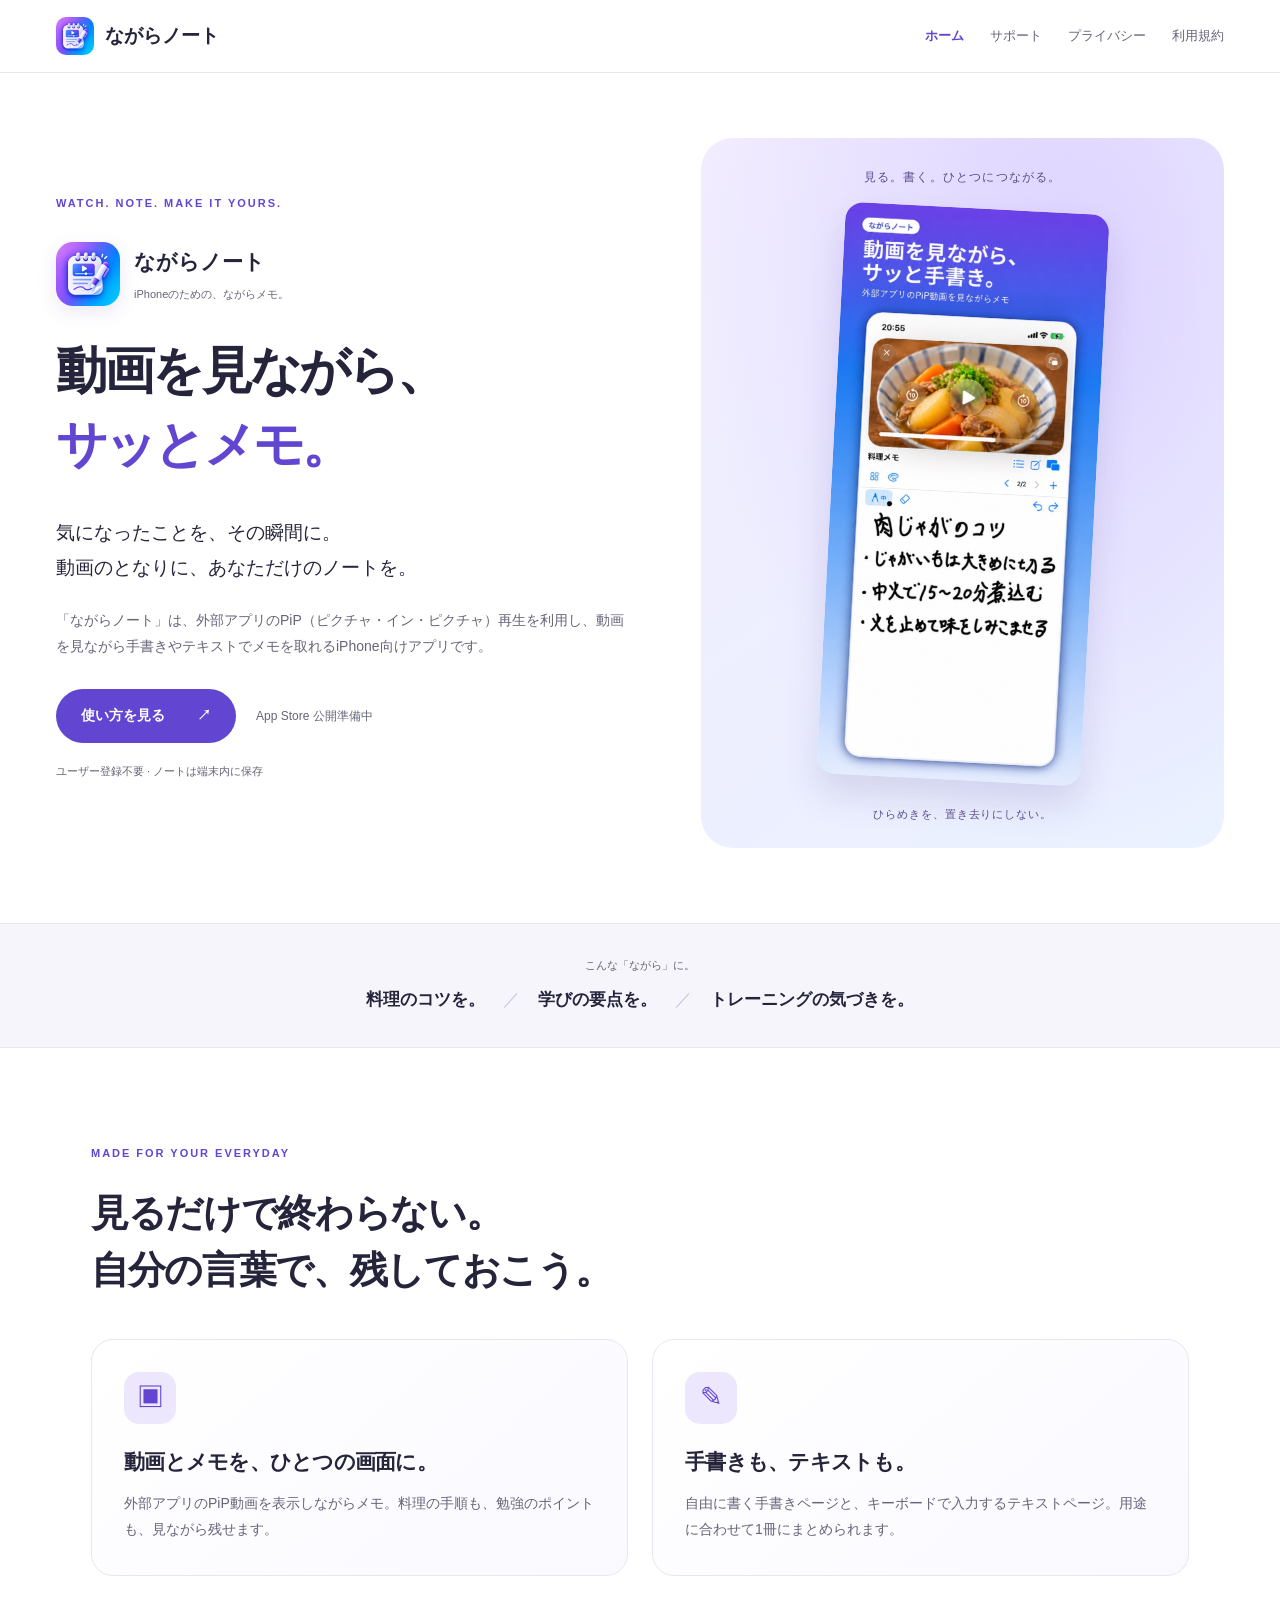
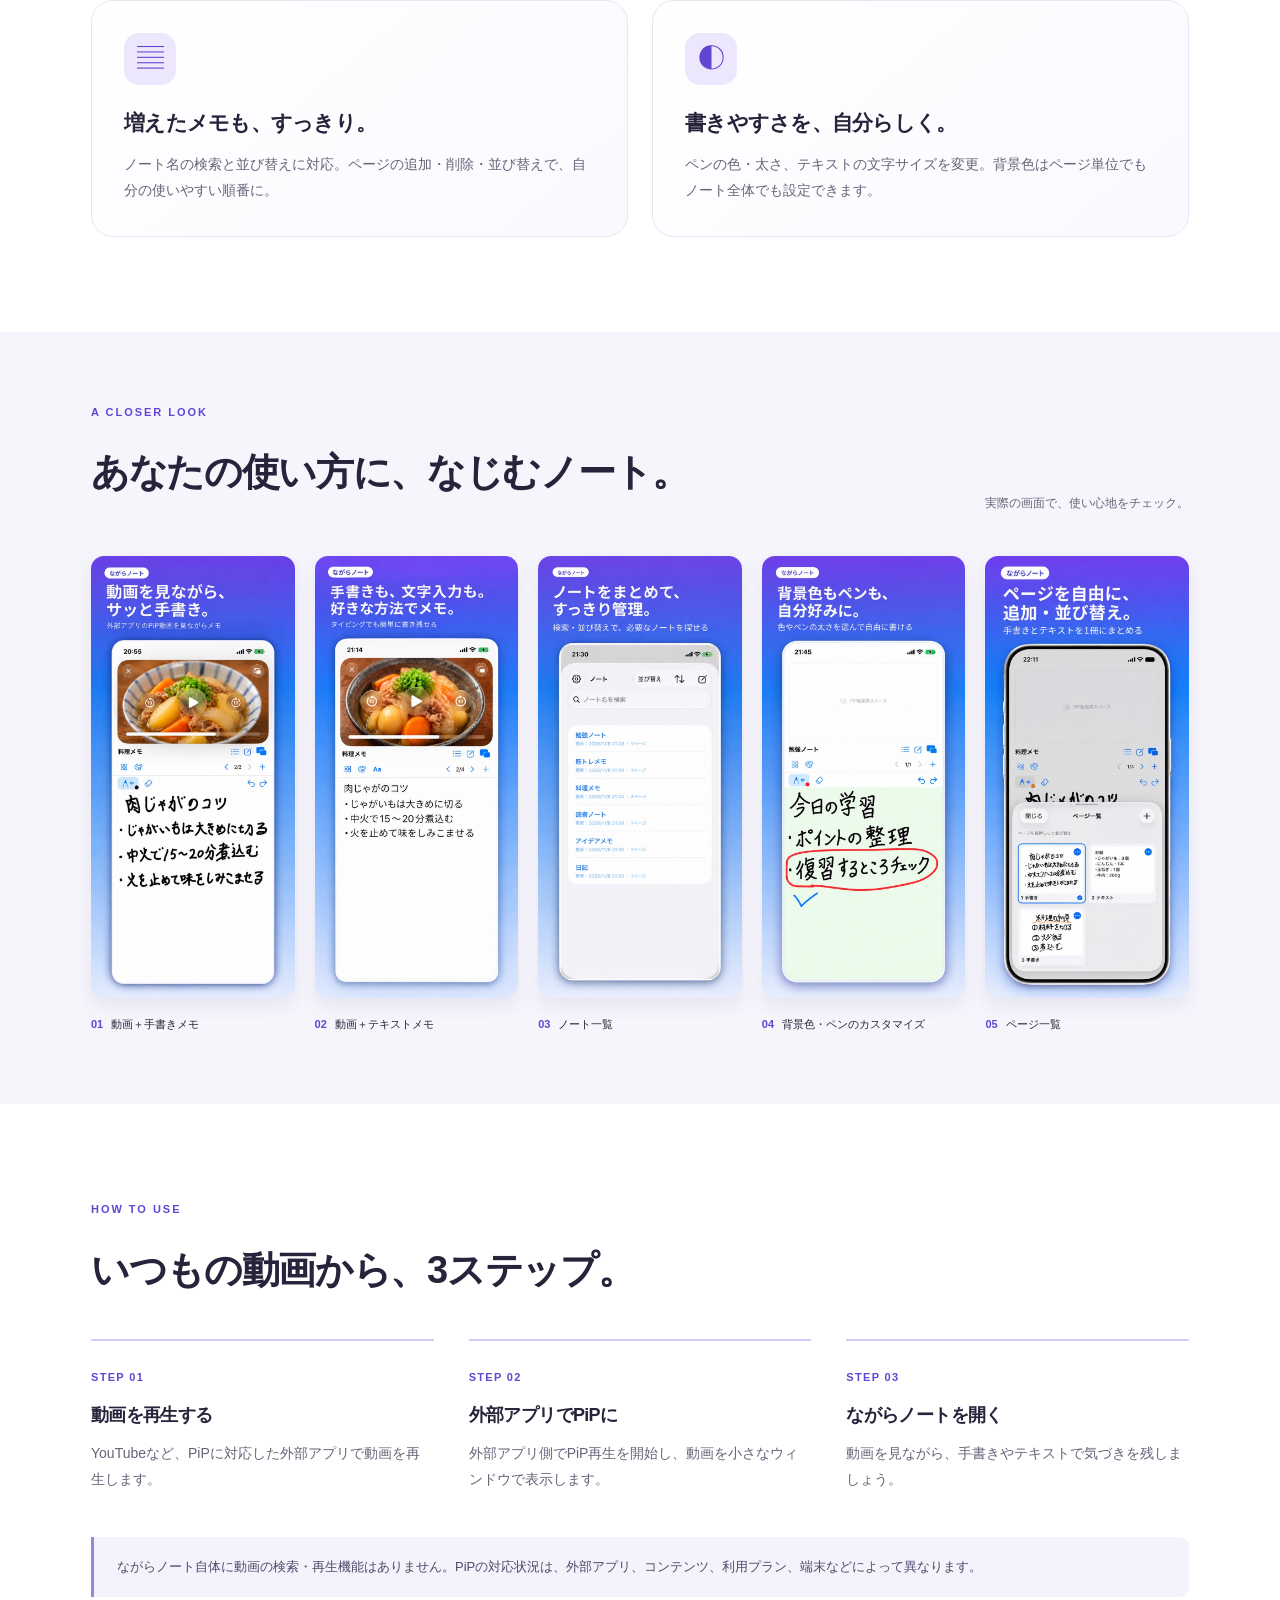
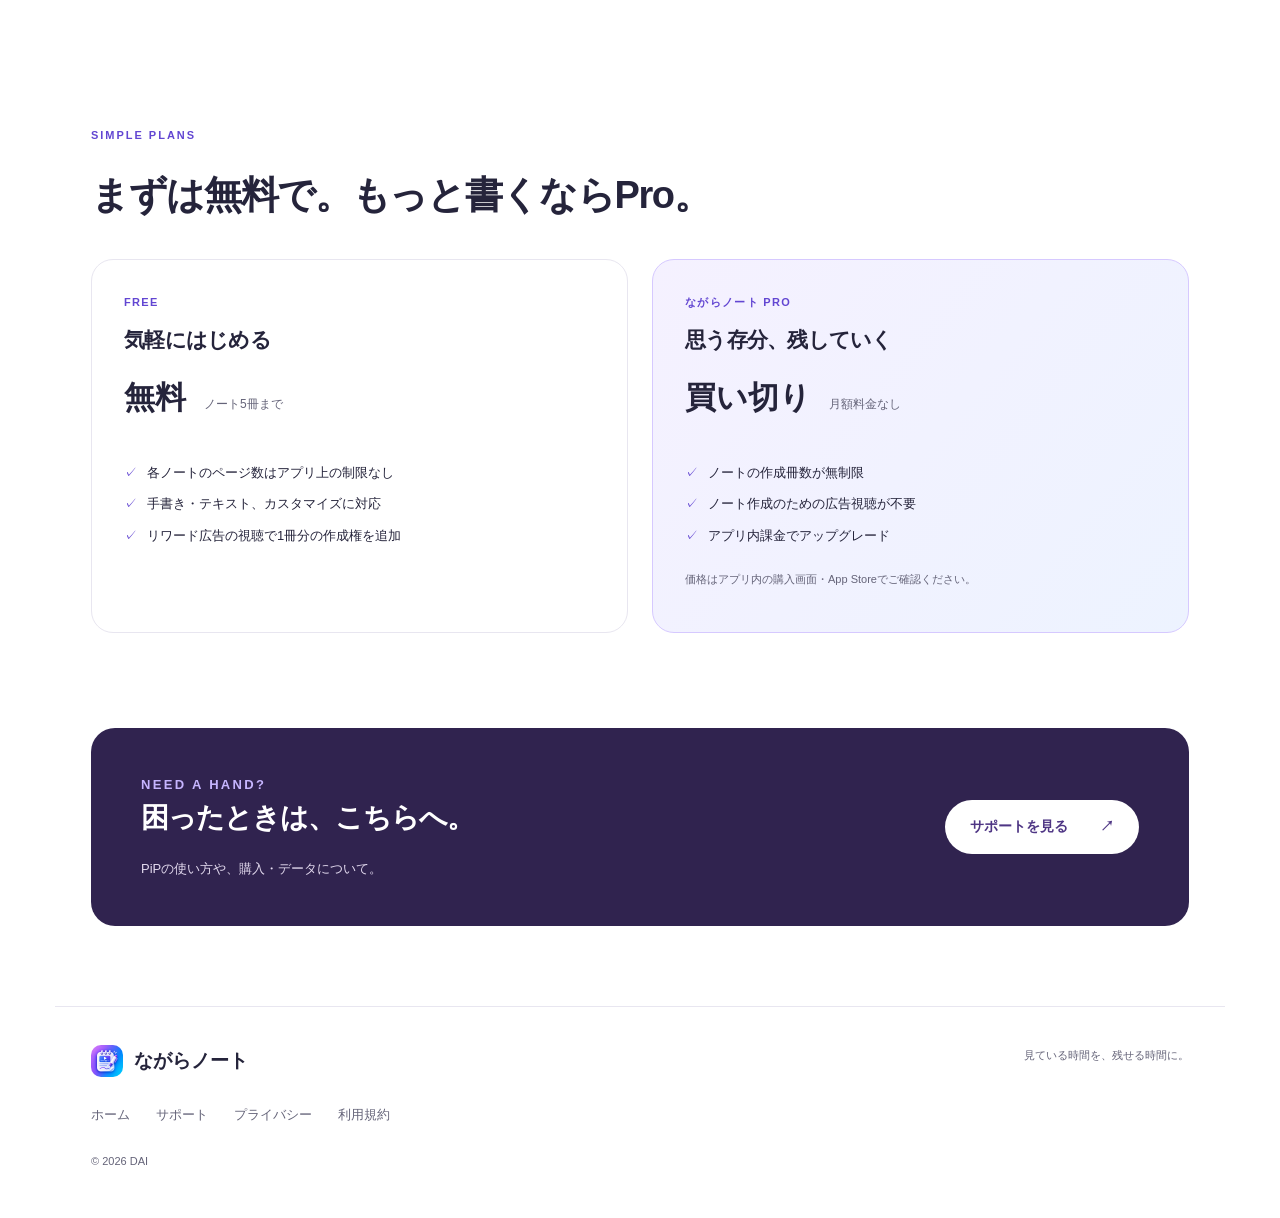
<file: index.html>
<!doctype html>
<html lang="ja">
<head>
<meta charset="utf-8">
<meta name="viewport" content="width=device-width, initial-scale=1">
<title>動画を見ながら、サッとメモ。 | ながらノート</title>
<meta name="description" content="外部アプリのPiP動画を見ながら、手書きやテキストでメモできるiPhoneアプリ。料理、勉強、筋トレに。">
<meta property="og:title" content="動画を見ながら、サッとメモ。 | ながらノート">
<meta property="og:description" content="外部アプリのPiP動画を見ながら、手書きやテキストでメモできるiPhoneアプリ。料理、勉強、筋トレに。">
<meta property="og:type" content="website">
<meta property="og:locale" content="ja_JP">
<meta property="og:site_name" content="ながらノート">
<meta property="og:image" content="https://daiai20240901.github.io/nagaranote-site/assets/images/app-icon.png">
<link rel="canonical" href="https://daiai20240901.github.io/nagaranote-site/">
<meta property="og:url" content="https://daiai20240901.github.io/nagaranote-site/">
<meta name="theme-color" content="#6650df">
<link rel="icon" href="assets/images/favicon.png">
<link rel="apple-touch-icon" href="assets/images/app-icon.png">
<link rel="stylesheet" href="assets/css/style.css">
</head>
<body>
<a class="skip" href="#main">本文へスキップ</a>
<header>
<div class="nav-wrap">
<a class="brand" href="index.html">
<img src="assets/images/app-icon.png" alt="" width="38" height="38">ながらノート</a>
<nav aria-label="メインナビゲーション">
<a href="index.html" aria-current="page">ホーム</a>
<a href="support.html">サポート</a>
<a href="privacy.html">プライバシー</a>
<a href="terms.html">利用規約</a>
</nav>
</div>
</header>
<main id="main">
<section class="hero">
<div class="hero-copy">
<p class="eyebrow">WATCH. NOTE. MAKE IT YOURS.</p>
<div class="app-label">
<img src="assets/images/app-icon.png" alt="ながらノートのアプリアイコン" width="64" height="64">
<span>ながらノート<small>iPhoneのための、ながらメモ。</small>
</span>
</div>
<h1>動画を見ながら、<br>
<em>サッとメモ。</em>
</h1>
<p class="lead">気になったことを、その瞬間に。<br>動画のとなりに、あなただけのノートを。</p>
<p>「ながらノート」は、外部アプリのPiP（ピクチャ・イン・ピクチャ）再生を利用し、動画を見ながら手書きやテキストでメモを取れるiPhone向けアプリです。</p>
<div class="hero-actions">
<a class="button" href="#how-to">使い方を見る <span aria-hidden="true">↗</span>
</a>
<span class="release">App Store 公開準備中</span>
</div>
<p class="micro">ユーザー登録不要 · ノートは端末内に保存</p>
</div>
<div class="hero-art">
<div class="art-label">見る。書く。ひとつにつながる。</div>
<img class="hero-screen" src="assets/images/screen-1.jpg" alt="外部アプリのPiP料理動画を見ながら、肉じゃがのコツを手書きする画面" width="738" height="1600" fetchpriority="high">
<span class="art-note">ひらめきを、置き去りにしない。</span>
</div>
</section>
<div class="use-band">
<span>こんな「ながら」に。</span>
<p>料理のコツを。<b>／</b>学びの要点を。<b>／</b>トレーニングの気づきを。</p>
</div>
<section class="wide">
<p class="eyebrow">MADE FOR YOUR EVERYDAY</p>
<h2>見るだけで終わらない。<br>自分の言葉で、残しておこう。</h2>
<div class="features">
<article class="feature">
<span class="feature-icon" aria-hidden="true">▣</span>
<h3>動画とメモを、ひとつの画面に。</h3>
<p>外部アプリのPiP動画を表示しながらメモ。料理の手順も、勉強のポイントも、見ながら残せます。</p>
</article>
<article class="feature">
<span class="feature-icon" aria-hidden="true">✎</span>
<h3>手書きも、テキストも。</h3>
<p>自由に書く手書きページと、キーボードで入力するテキストページ。用途に合わせて1冊にまとめられます。</p>
</article>
<article class="feature">
<span class="feature-icon" aria-hidden="true">▤</span>
<h3>増えたメモも、すっきり。</h3>
<p>ノート名の検索と並び替えに対応。ページの追加・削除・並び替えで、自分の使いやすい順番に。</p>
</article>
<article class="feature">
<span class="feature-icon" aria-hidden="true">◐</span>
<h3>書きやすさを、自分らしく。</h3>
<p>ペンの色・太さ、テキストの文字サイズを変更。背景色はページ単位でもノート全体でも設定できます。</p>
</article>
</div>
</section>
<section class="gallery-section">
<div class="section-heading">
<div>
<p class="eyebrow">A CLOSER LOOK</p>
<h2>あなたの使い方に、なじむノート。</h2>
</div>
<p>実際の画面で、使い心地をチェック。</p>
</div>
<div class="gallery">
<figure>
<a href="assets/images/screen-1.jpg" aria-label="動画＋手書きメモの画像を拡大">
<img src="assets/images/screen-1.jpg" alt="動画＋手書きメモのApp Store掲載用スクリーンショット" width="738" height="1600" loading="lazy">
</a>
<figcaption>
<span>01</span>動画＋手書きメモ</figcaption>
</figure>
<figure>
<a href="assets/images/screen-2.jpg" aria-label="動画＋テキストメモの画像を拡大">
<img src="assets/images/screen-2.jpg" alt="動画＋テキストメモのApp Store掲載用スクリーンショット" width="738" height="1600" loading="lazy">
</a>
<figcaption>
<span>02</span>動画＋テキストメモ</figcaption>
</figure>
<figure>
<a href="assets/images/screen-3.jpg" aria-label="ノート一覧の画像を拡大">
<img src="assets/images/screen-3.jpg" alt="ノート一覧のApp Store掲載用スクリーンショット" width="738" height="1600" loading="lazy">
</a>
<figcaption>
<span>03</span>ノート一覧</figcaption>
</figure>
<figure>
<a href="assets/images/screen-4.jpg" aria-label="背景色・ペンのカスタマイズの画像を拡大">
<img src="assets/images/screen-4.jpg" alt="背景色・ペンのカスタマイズのApp Store掲載用スクリーンショット" width="738" height="1600" loading="lazy">
</a>
<figcaption>
<span>04</span>背景色・ペンのカスタマイズ</figcaption>
</figure>
<figure>
<a href="assets/images/screen-5.jpg" aria-label="ページ一覧の画像を拡大">
<img src="assets/images/screen-5.jpg" alt="ページ一覧のApp Store掲載用スクリーンショット" width="738" height="1600" loading="lazy">
</a>
<figcaption>
<span>05</span>ページ一覧</figcaption>
</figure>
</div>
</section>
<section id="how-to" class="wide">
<p class="eyebrow">HOW TO USE</p>
<h2>いつもの動画から、3ステップ。</h2>
<ol class="steps">
<li>
<span>STEP 01</span>
<h3>動画を再生する</h3>
<p>YouTubeなど、PiPに対応した外部アプリで動画を再生します。</p>
</li>
<li>
<span>STEP 02</span>
<h3>外部アプリでPiPに</h3>
<p>外部アプリ側でPiP再生を開始し、動画を小さなウィンドウで表示します。</p>
</li>
<li>
<span>STEP 03</span>
<h3>ながらノートを開く</h3>
<p>動画を見ながら、手書きやテキストで気づきを残しましょう。</p>
</li>
</ol>
<p class="notice">ながらノート自体に動画の検索・再生機能はありません。PiPの対応状況は、外部アプリ、コンテンツ、利用プラン、端末などによって異なります。</p>
</section>
<section class="plans-section">
<p class="eyebrow">SIMPLE PLANS</p>
<h2>まずは無料で。もっと書くならPro。</h2>
<div class="plans">
<article>
<p class="plan-label">FREE</p>
<h3>気軽にはじめる</h3>
<p class="plan-price">無料<span>ノート5冊まで</span>
</p>
<ul>
<li>各ノートのページ数はアプリ上の制限なし</li>
<li>手書き・テキスト、カスタマイズに対応</li>
<li>リワード広告の視聴で1冊分の作成権を追加</li>
</ul>
</article>
<article class="pro">
<p class="plan-label">ながらノート PRO</p>
<h3>思う存分、残していく</h3>
<p class="plan-price">買い切り<span>月額料金なし</span>
</p>
<ul>
<li>ノートの作成冊数が無制限</li>
<li>ノート作成のための広告視聴が不要</li>
<li>アプリ内課金でアップグレード</li>
</ul>
<p class="micro">価格はアプリ内の購入画面・App Storeでご確認ください。</p>
</article>
</div>
</section>
<section class="help-banner">
<div>
<p class="eyebrow">NEED A HAND?</p>
<h2>困ったときは、こちらへ。</h2>
<p>PiPの使い方や、購入・データについて。</p>
</div>
<a class="button light" href="support.html">サポートを見る <span aria-hidden="true">↗</span>
</a>
</section>
</main>
<footer>
<div class="footer-top">
<a class="brand" href="index.html">
<img src="assets/images/app-icon.png" width="32" height="32" alt="">ながらノート</a>
<p>見ている時間を、残せる時間に。</p>
</div>
<nav aria-label="フッターナビゲーション">
<a href="index.html">ホーム</a>
<a href="support.html">サポート</a>
<a href="privacy.html">プライバシー</a>
<a href="terms.html">利用規約</a>
</nav>
<p class="copyright">© 2026 DAI</p>
</footer>
</body>
</html>
</file>
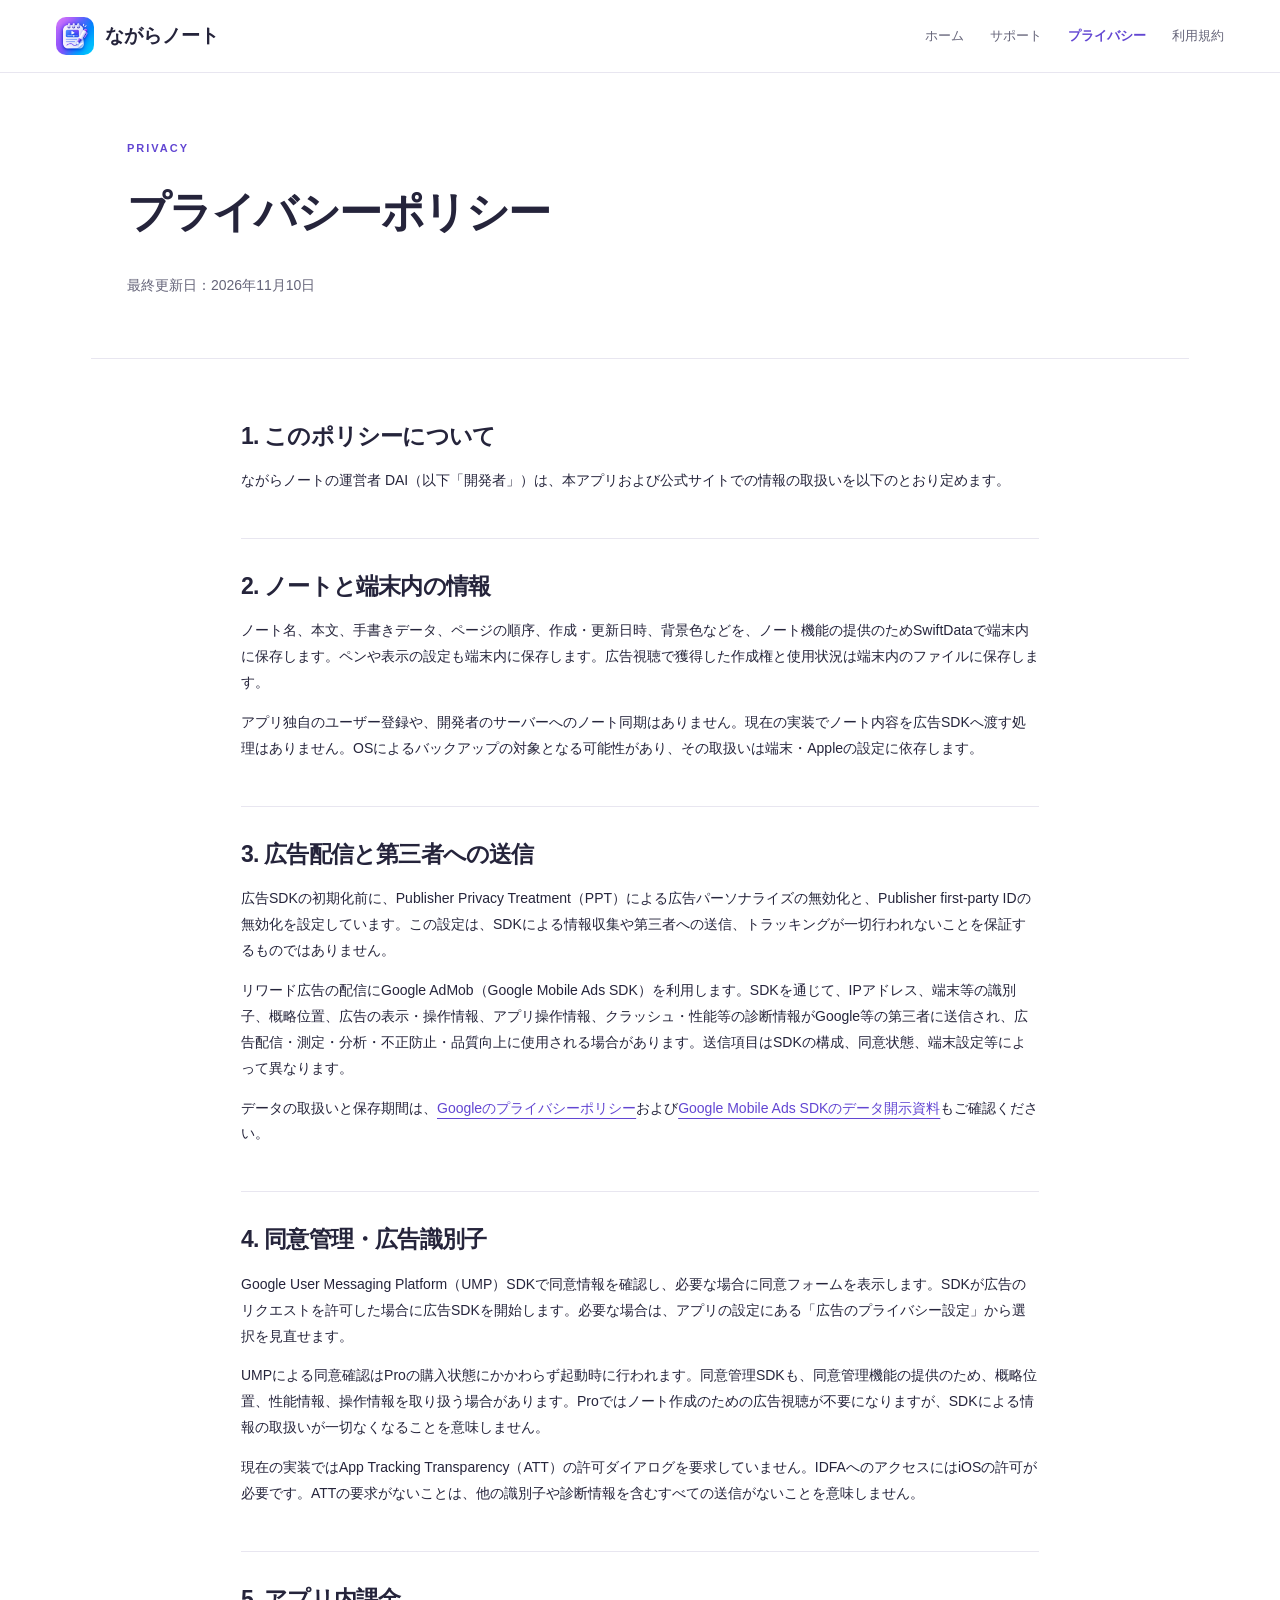
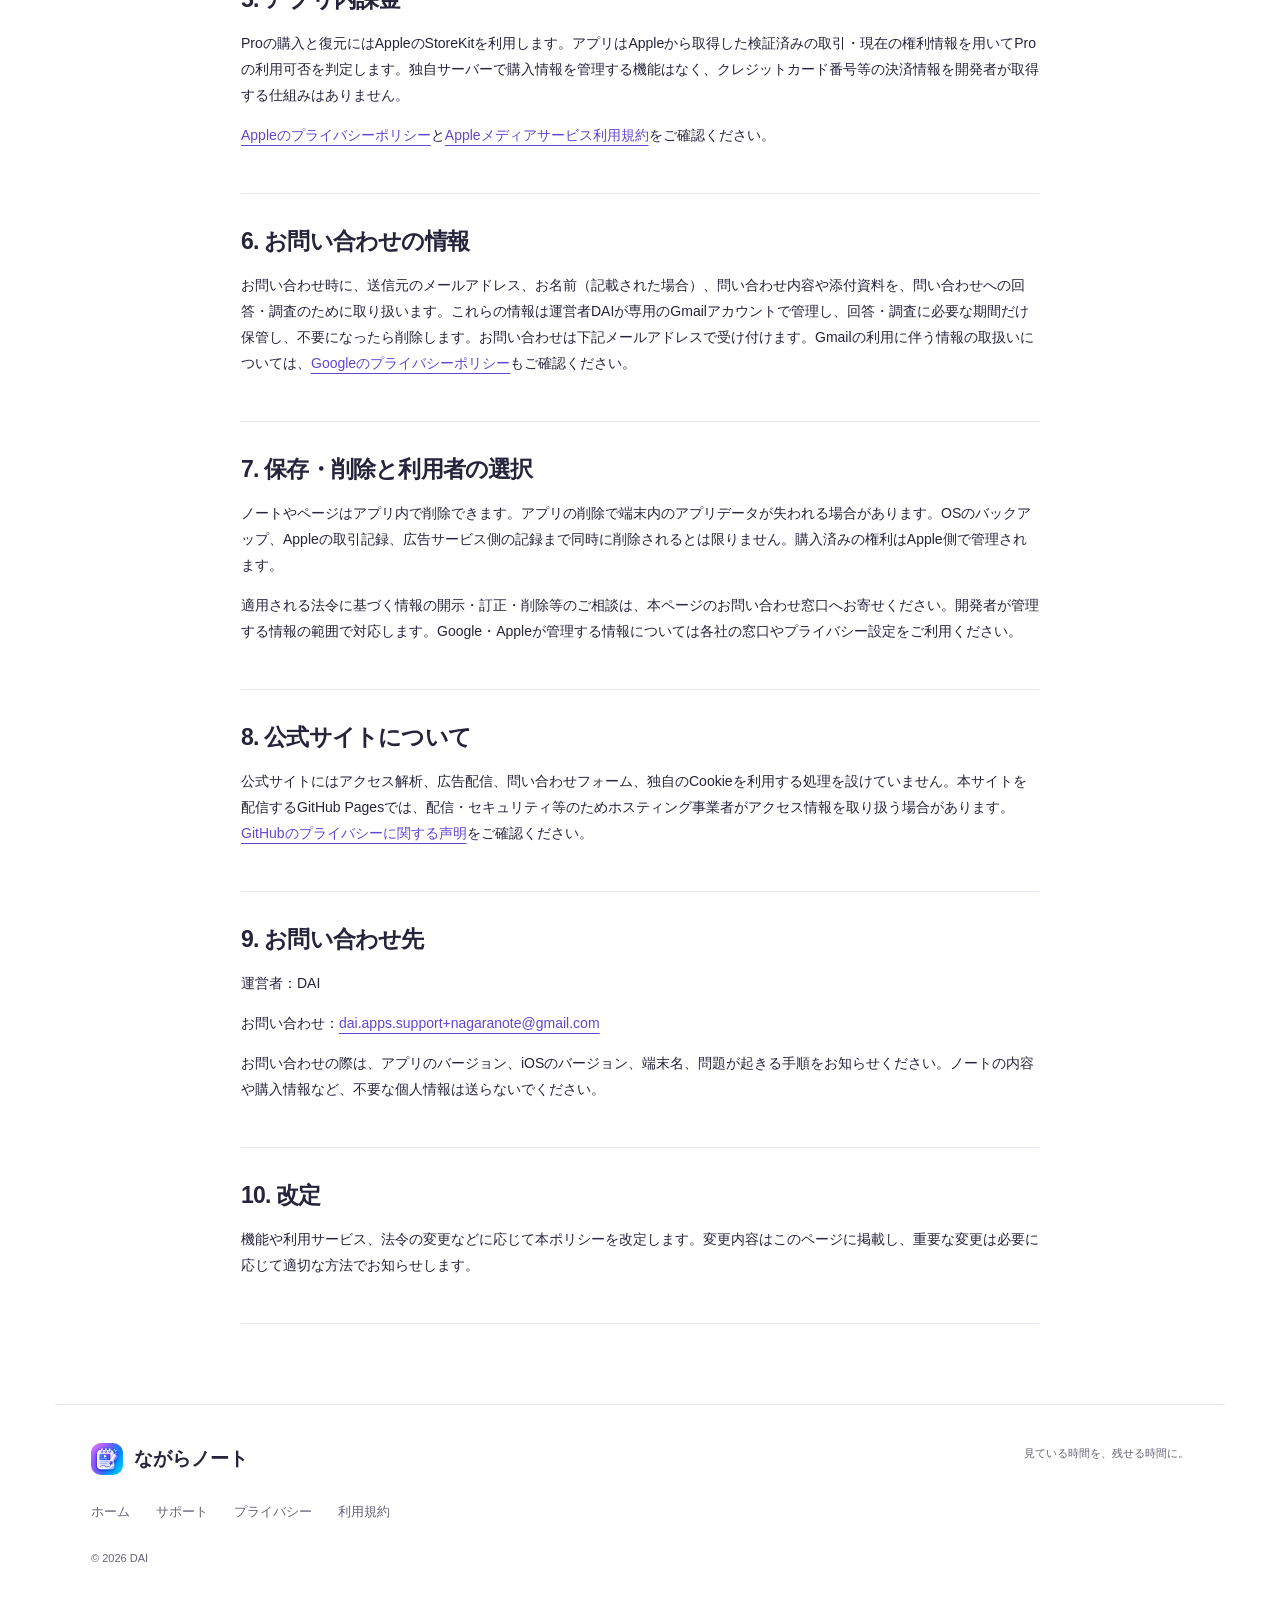
<file: privacy.html>
<!doctype html>
<html lang="ja">
<head>
<meta charset="utf-8">
<meta name="viewport" content="width=device-width, initial-scale=1">
<title>プライバシーポリシー | ながらノート</title>
<meta name="description" content="ながらノートの端末内保存、広告SDK、同意管理、アプリ内課金と情報の取扱いについて。">
<meta property="og:title" content="プライバシーポリシー | ながらノート">
<meta property="og:description" content="ながらノートの端末内保存、広告SDK、同意管理、アプリ内課金と情報の取扱いについて。">
<meta property="og:type" content="website">
<meta property="og:locale" content="ja_JP">
<meta property="og:site_name" content="ながらノート">
<meta property="og:image" content="https://daiai20240901.github.io/nagaranote-site/assets/images/app-icon.png">
<link rel="canonical" href="https://daiai20240901.github.io/nagaranote-site/privacy.html">
<meta property="og:url" content="https://daiai20240901.github.io/nagaranote-site/privacy.html">
<meta name="theme-color" content="#6650df">
<link rel="icon" href="assets/images/favicon.png">
<link rel="apple-touch-icon" href="assets/images/app-icon.png">
<link rel="stylesheet" href="assets/css/style.css">
</head>
<body>
<a class="skip" href="#main">本文へスキップ</a>
<header>
<div class="nav-wrap">
<a class="brand" href="index.html">
<img src="assets/images/app-icon.png" alt="" width="38" height="38">ながらノート</a>
<nav aria-label="メインナビゲーション">
<a href="index.html">ホーム</a>
<a href="support.html">サポート</a>
<a href="privacy.html" aria-current="page">プライバシー</a>
<a href="terms.html">利用規約</a>
</nav>
</div>
</header>
<main id="main">
<div class="page-intro">
<p class="eyebrow">PRIVACY</p>
<h1>プライバシーポリシー</h1>
<p>最終更新日：2026年11月10日</p>
</div>
<article class="document">
<section>
<h2>1. このポリシーについて</h2>
<p>ながらノートの運営者 DAI（以下「開発者」）は、本アプリおよび公式サイトでの情報の取扱いを以下のとおり定めます。</p>
</section>
<section>
<h2>2. ノートと端末内の情報</h2>
<p>ノート名、本文、手書きデータ、ページの順序、作成・更新日時、背景色などを、ノート機能の提供のためSwiftDataで端末内に保存します。ペンや表示の設定も端末内に保存します。広告視聴で獲得した作成権と使用状況は端末内のファイルに保存します。</p>
<p>アプリ独自のユーザー登録や、開発者のサーバーへのノート同期はありません。現在の実装でノート内容を広告SDKへ渡す処理はありません。OSによるバックアップの対象となる可能性があり、その取扱いは端末・Appleの設定に依存します。</p>
</section>
<section>
<h2>3. 広告配信と第三者への送信</h2>
<p>広告SDKの初期化前に、Publisher Privacy Treatment（PPT）による広告パーソナライズの無効化と、Publisher first-party IDの無効化を設定しています。この設定は、SDKによる情報収集や第三者への送信、トラッキングが一切行われないことを保証するものではありません。</p>
<p>リワード広告の配信にGoogle AdMob（Google Mobile Ads SDK）を利用します。SDKを通じて、IPアドレス、端末等の識別子、概略位置、広告の表示・操作情報、アプリ操作情報、クラッシュ・性能等の診断情報がGoogle等の第三者に送信され、広告配信・測定・分析・不正防止・品質向上に使用される場合があります。送信項目はSDKの構成、同意状態、端末設定等によって異なります。</p>
<p>データの取扱いと保存期間は、<a href="https://policies.google.com/privacy?hl=ja">Googleのプライバシーポリシー</a>および<a href="https://developers.google.com/admob/ios/privacy/data-disclosure">Google Mobile Ads SDKのデータ開示資料</a>もご確認ください。</p>
</section>
<section>
<h2>4. 同意管理・広告識別子</h2>
<p>Google User Messaging Platform（UMP）SDKで同意情報を確認し、必要な場合に同意フォームを表示します。SDKが広告のリクエストを許可した場合に広告SDKを開始します。必要な場合は、アプリの設定にある「広告のプライバシー設定」から選択を見直せます。
</p>
<p>UMPによる同意確認はProの購入状態にかかわらず起動時に行われます。同意管理SDKも、同意管理機能の提供のため、概略位置、性能情報、操作情報を取り扱う場合があります。Proではノート作成のための広告視聴が不要になりますが、SDKによる情報の取扱いが一切なくなることを意味しません。</p>
<p>現在の実装ではApp Tracking Transparency（ATT）の許可ダイアログを要求していません。IDFAへのアクセスにはiOSの許可が必要です。ATTの要求がないことは、他の識別子や診断情報を含むすべての送信がないことを意味しません。</p>
</section>
<section>
<h2>5. アプリ内課金</h2>
<p>Proの購入と復元にはAppleのStoreKitを利用します。アプリはAppleから取得した検証済みの取引・現在の権利情報を用いてProの利用可否を判定します。独自サーバーで購入情報を管理する機能はなく、クレジットカード番号等の決済情報を開発者が取得する仕組みはありません。</p>
<p>
<a href="https://www.apple.com/legal/privacy/jp/">Appleのプライバシーポリシー</a>と<a href="https://www.apple.com/legal/internet-services/itunes/jp/terms.html">Appleメディアサービス利用規約</a>をご確認ください。</p>
</section>
<section>
<h2>6. お問い合わせの情報</h2>
<p>お問い合わせ時に、送信元のメールアドレス、お名前（記載された場合）、問い合わせ内容や添付資料を、問い合わせへの回答・調査のために取り扱います。これらの情報は運営者DAIが専用のGmailアカウントで管理し、回答・調査に必要な期間だけ保管し、不要になったら削除します。お問い合わせは下記メールアドレスで受け付けます。Gmailの利用に伴う情報の取扱いについては、<a href="https://policies.google.com/privacy?hl=ja">Googleのプライバシーポリシー</a>もご確認ください。</p>
</section>
<section>
<h2>7. 保存・削除と利用者の選択</h2>
<p>ノートやページはアプリ内で削除できます。アプリの削除で端末内のアプリデータが失われる場合があります。OSのバックアップ、Appleの取引記録、広告サービス側の記録まで同時に削除されるとは限りません。購入済みの権利はApple側で管理されます。</p>
<p>適用される法令に基づく情報の開示・訂正・削除等のご相談は、本ページのお問い合わせ窓口へお寄せください。開発者が管理する情報の範囲で対応します。Google・Appleが管理する情報については各社の窓口やプライバシー設定をご利用ください。</p>
</section>
<section>
<h2>8. 公式サイトについて</h2>
<p>公式サイトにはアクセス解析、広告配信、問い合わせフォーム、独自のCookieを利用する処理を設けていません。本サイトを配信するGitHub Pagesでは、配信・セキュリティ等のためホスティング事業者がアクセス情報を取り扱う場合があります。<a href="https://docs.github.com/ja/site-policy/privacy-policies/github-general-privacy-statement">GitHubのプライバシーに関する声明</a>をご確認ください。</p>
</section>
<section>
<h2>9. お問い合わせ先</h2>
<p>運営者：DAI</p>
<p>お問い合わせ：<a href="mailto:dai.apps.support+nagaranote@gmail.com">dai.apps.support+nagaranote@gmail.com</a></p>
<p>お問い合わせの際は、アプリのバージョン、iOSのバージョン、端末名、問題が起きる手順をお知らせください。ノートの内容や購入情報など、不要な個人情報は送らないでください。</p>
</section>
<section>
<h2>10. 改定</h2>
<p>機能や利用サービス、法令の変更などに応じて本ポリシーを改定します。変更内容はこのページに掲載し、重要な変更は必要に応じて適切な方法でお知らせします。</p>
</section>
</article>
</main>
<footer>
<div class="footer-top">
<a class="brand" href="index.html">
<img src="assets/images/app-icon.png" width="32" height="32" alt="">ながらノート</a>
<p>見ている時間を、残せる時間に。</p>
</div>
<nav aria-label="フッターナビゲーション">
<a href="index.html">ホーム</a>
<a href="support.html">サポート</a>
<a href="privacy.html">プライバシー</a>
<a href="terms.html">利用規約</a>
</nav>
<p class="copyright">© 2026 DAI</p>
</footer>
</body>
</html>
</file>
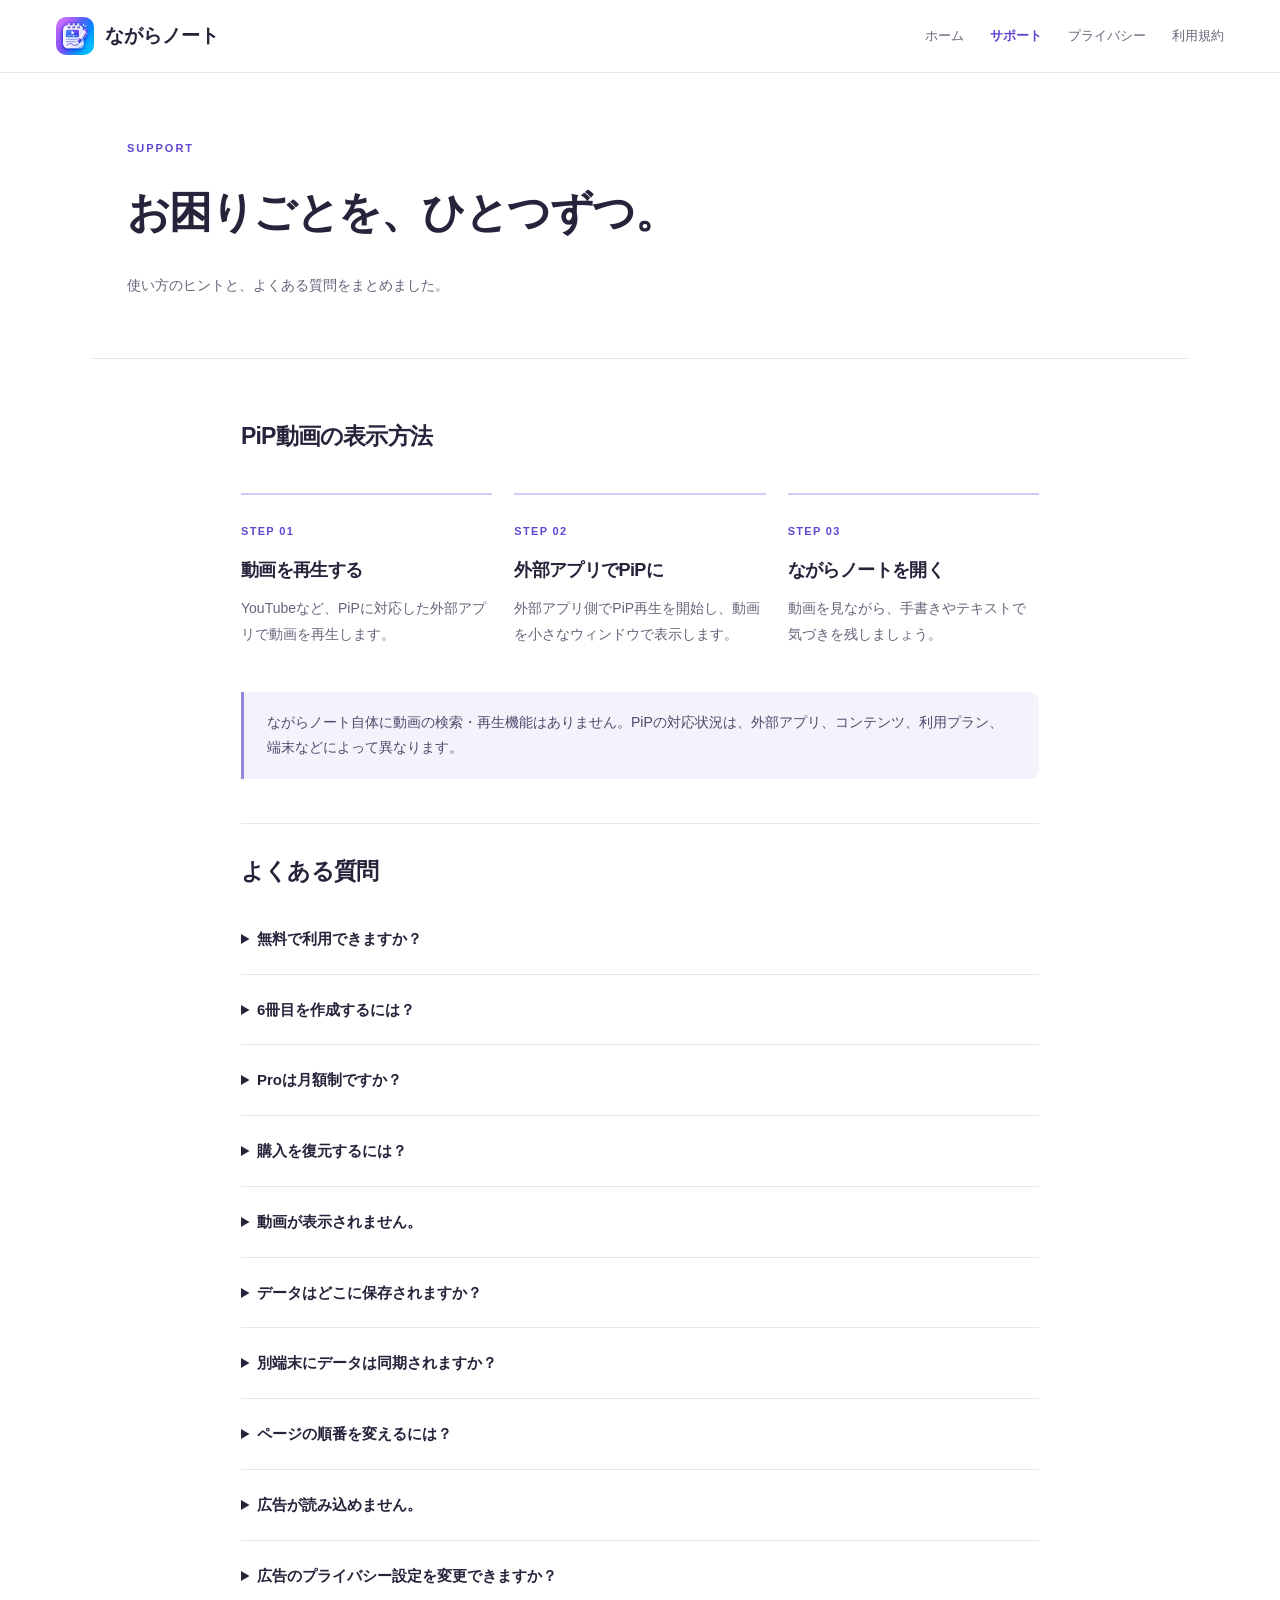
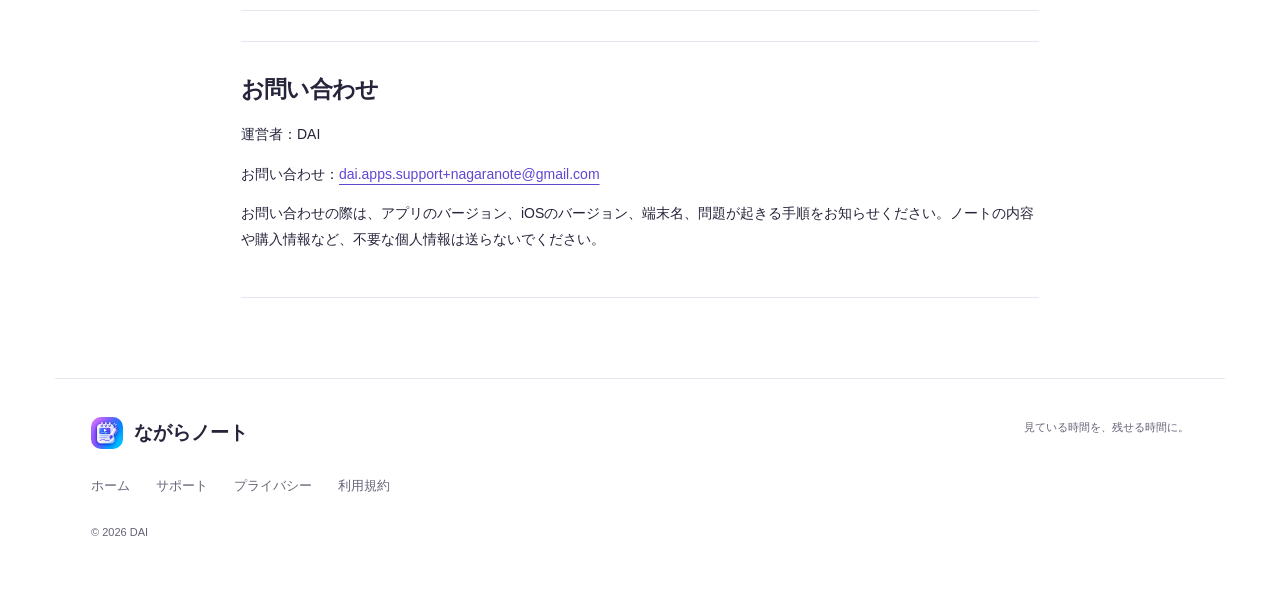
<file: support.html>
<!doctype html>
<html lang="ja">
<head>
<meta charset="utf-8">
<meta name="viewport" content="width=device-width, initial-scale=1">
<title>サポート | ながらノート</title>
<meta name="description" content="PiP動画の表示方法、無料版・Pro、購入の復元、ノートデータなど、よくある質問をご案内します。">
<meta property="og:title" content="サポート | ながらノート">
<meta property="og:description" content="PiP動画の表示方法、無料版・Pro、購入の復元、ノートデータなど、よくある質問をご案内します。">
<meta property="og:type" content="website">
<meta property="og:locale" content="ja_JP">
<meta property="og:site_name" content="ながらノート">
<meta property="og:image" content="https://daiai20240901.github.io/nagaranote-site/assets/images/app-icon.png">
<link rel="canonical" href="https://daiai20240901.github.io/nagaranote-site/support.html">
<meta property="og:url" content="https://daiai20240901.github.io/nagaranote-site/support.html">
<meta name="theme-color" content="#6650df">
<link rel="icon" href="assets/images/favicon.png">
<link rel="apple-touch-icon" href="assets/images/app-icon.png">
<link rel="stylesheet" href="assets/css/style.css">
</head>
<body>
<a class="skip" href="#main">本文へスキップ</a>
<header>
<div class="nav-wrap">
<a class="brand" href="index.html">
<img src="assets/images/app-icon.png" alt="" width="38" height="38">ながらノート</a>
<nav aria-label="メインナビゲーション">
<a href="index.html">ホーム</a>
<a href="support.html" aria-current="page">サポート</a>
<a href="privacy.html">プライバシー</a>
<a href="terms.html">利用規約</a>
</nav>
</div>
</header>
<main id="main">
<div class="page-intro">
<p class="eyebrow">SUPPORT</p>
<h1>お困りごとを、ひとつずつ。</h1>
<p>使い方のヒントと、よくある質問をまとめました。</p>
</div>
<div class="document">
<section>
<h2>PiP動画の表示方法</h2>
<ol class="steps">
<li>
<span>STEP 01</span>
<h3>動画を再生する</h3>
<p>YouTubeなど、PiPに対応した外部アプリで動画を再生します。</p>
</li>
<li>
<span>STEP 02</span>
<h3>外部アプリでPiPに</h3>
<p>外部アプリ側でPiP再生を開始し、動画を小さなウィンドウで表示します。</p>
</li>
<li>
<span>STEP 03</span>
<h3>ながらノートを開く</h3>
<p>動画を見ながら、手書きやテキストで気づきを残しましょう。</p>
</li>
</ol>
<p class="notice">ながらノート自体に動画の検索・再生機能はありません。PiPの対応状況は、外部アプリ、コンテンツ、利用プラン、端末などによって異なります。</p>
</section>
<section>
<h2>よくある質問</h2>
<div class="faq">
<details>
<summary>無料で利用できますか？</summary>
<p>無料で5冊までノートを作成できます。各ノートのページ数はアプリ上の制限がなく、既存ノートの編集も続けられます。</p>
</details>
<details>
<summary>6冊目を作成するには？</summary>
<p>リワード広告の視聴で1冊分の作成権を追加するか、Proにアップグレードしてください。</p>
</details>
<details>
<summary>Proは月額制ですか？</summary>
<p>いいえ。買い切り型のアプリ内課金です。価格は購入画面でご確認ください。</p>
</details>
<details>
<summary>購入を復元するには？</summary>
<p>ノート一覧の歯車から設定画面を開き、「購入を復元」を選択してください。購入時と同じApple Accountを使用しているかも確認してください。</p>
</details>
<details>
<summary>動画が表示されません。</summary>
<p>まず外部アプリ側でPiP再生ができるか確認してください。外部アプリのPiP設定、対応コンテンツ、利用プラン、端末の対応状況などをご確認ください。ながらノートには動画の検索・再生機能はありません。</p>
</details>
<details>
<summary>データはどこに保存されますか？</summary>
<p>ノートは端末内に保存されます。アプリの削除や端末の故障などで失われる可能性があります。大切な内容は別の場所にも控えてください。</p>
</details>
<details>
<summary>別端末にデータは同期されますか？</summary>
<p>現在はサーバー同期機能を提供していません。Proの購入復元と、ノートや広告の作成権の復元は別です。</p>
</details>
<details>
<summary>ページの順番を変えるには？</summary>
<p>グリッドボタンからページ一覧を開き、ページを長押ししてドラッグしてください。</p>
</details>
<details>
<summary>広告が読み込めません。</summary>
<p>通信状況をご確認のうえ、時間をおいて再試行してください。配信状況や同意状態などにより広告を利用できない場合があります。報酬条件を満たすまで作成権は追加されません。</p>
</details>
<details>
<summary>広告のプライバシー設定を変更できますか？</summary>
<p>同意の再設定が必要な場合は、設定画面に「広告のプライバシー設定」が表示されます。表示される内容は地域や同意管理の状態によって異なります。</p>
</details>
</div>
</section>
<section>
<h2>お問い合わせ</h2>
<p>運営者：DAI</p>
<p>お問い合わせ：<a href="mailto:dai.apps.support+nagaranote@gmail.com">dai.apps.support+nagaranote@gmail.com</a></p>
<p>お問い合わせの際は、アプリのバージョン、iOSのバージョン、端末名、問題が起きる手順をお知らせください。ノートの内容や購入情報など、不要な個人情報は送らないでください。</p>
</section>
</div>
</main>
<footer>
<div class="footer-top">
<a class="brand" href="index.html">
<img src="assets/images/app-icon.png" width="32" height="32" alt="">ながらノート</a>
<p>見ている時間を、残せる時間に。</p>
</div>
<nav aria-label="フッターナビゲーション">
<a href="index.html">ホーム</a>
<a href="support.html">サポート</a>
<a href="privacy.html">プライバシー</a>
<a href="terms.html">利用規約</a>
</nav>
<p class="copyright">© 2026 DAI</p>
</footer>
</body>
</html>
</file>
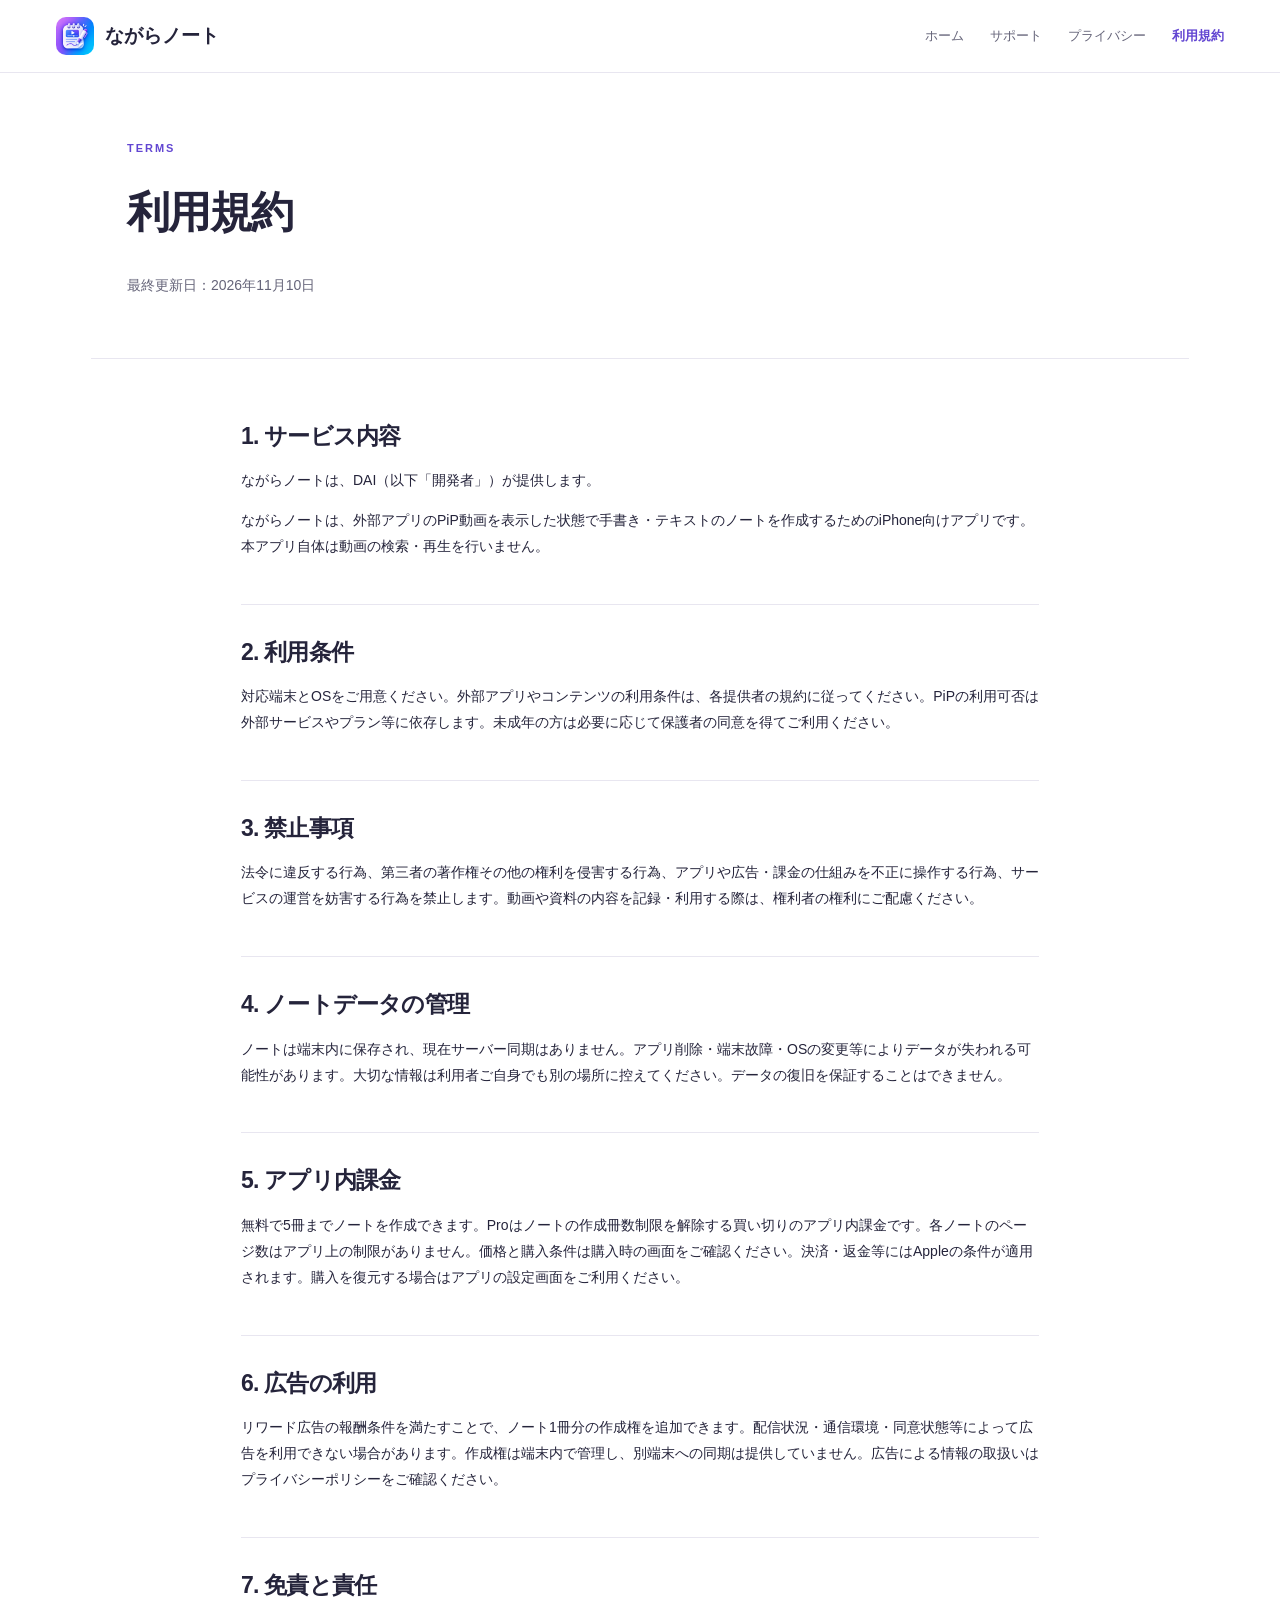
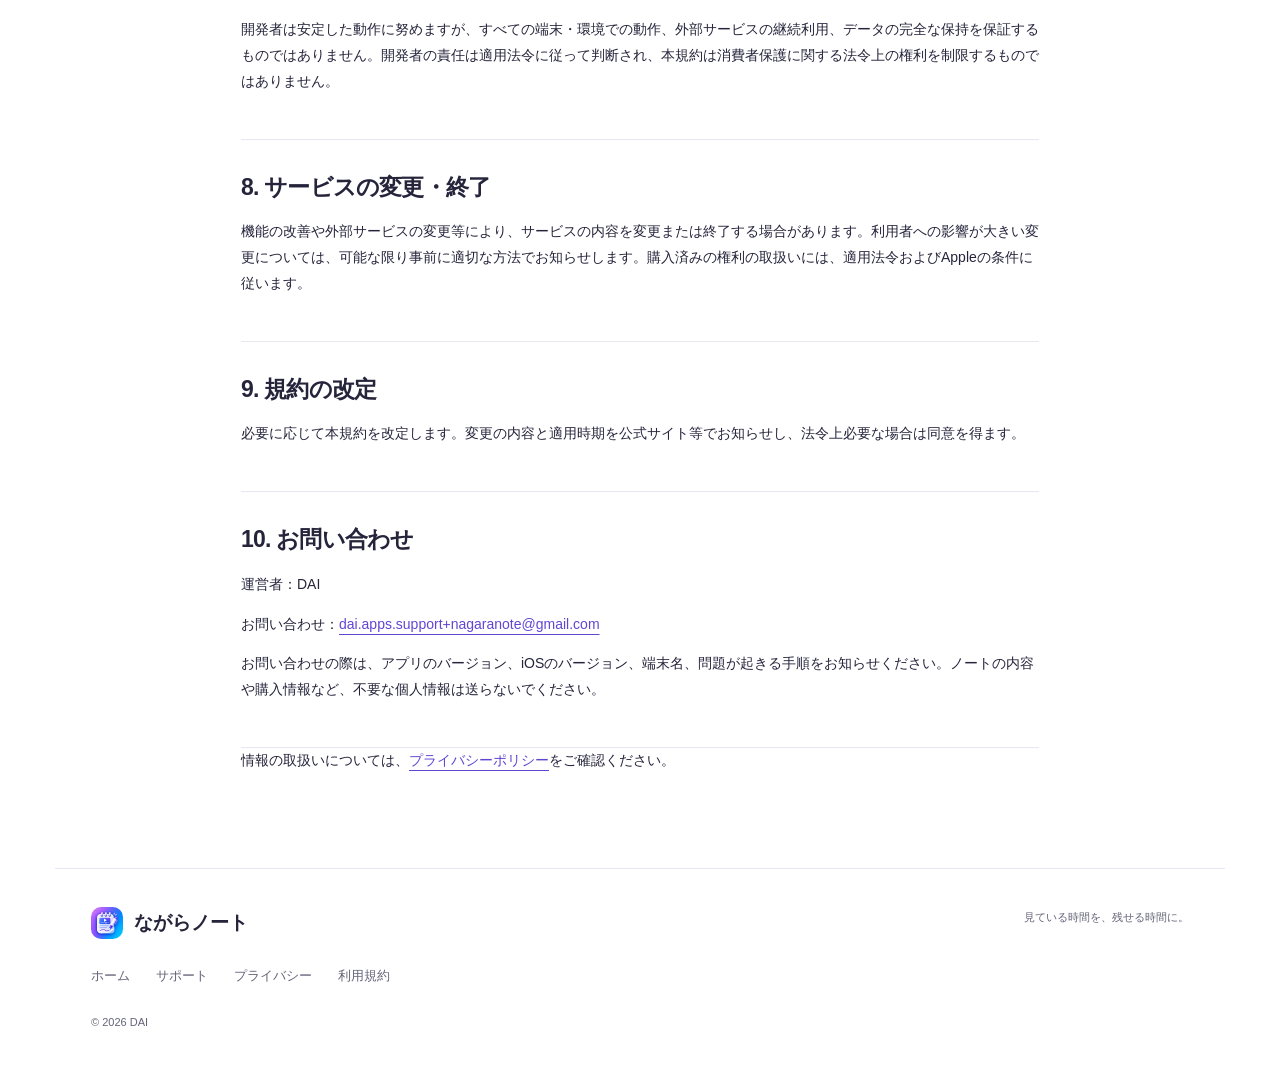
<file: terms.html>
<!doctype html>
<html lang="ja">
<head>
<meta charset="utf-8">
<meta name="viewport" content="width=device-width, initial-scale=1">
<title>利用規約 | ながらノート</title>
<meta name="description" content="ながらノートの利用条件、ノート管理、アプリ内課金、広告などについて。">
<meta property="og:title" content="利用規約 | ながらノート">
<meta property="og:description" content="ながらノートの利用条件、ノート管理、アプリ内課金、広告などについて。">
<meta property="og:type" content="website">
<meta property="og:locale" content="ja_JP">
<meta property="og:site_name" content="ながらノート">
<meta property="og:image" content="https://daiai20240901.github.io/nagaranote-site/assets/images/app-icon.png">
<link rel="canonical" href="https://daiai20240901.github.io/nagaranote-site/terms.html">
<meta property="og:url" content="https://daiai20240901.github.io/nagaranote-site/terms.html">
<meta name="theme-color" content="#6650df">
<link rel="icon" href="assets/images/favicon.png">
<link rel="apple-touch-icon" href="assets/images/app-icon.png">
<link rel="stylesheet" href="assets/css/style.css">
</head>
<body>
<a class="skip" href="#main">本文へスキップ</a>
<header>
<div class="nav-wrap">
<a class="brand" href="index.html">
<img src="assets/images/app-icon.png" alt="" width="38" height="38">ながらノート</a>
<nav aria-label="メインナビゲーション">
<a href="index.html">ホーム</a>
<a href="support.html">サポート</a>
<a href="privacy.html">プライバシー</a>
<a href="terms.html" aria-current="page">利用規約</a>
</nav>
</div>
</header>
<main id="main">
<div class="page-intro">
<p class="eyebrow">TERMS</p>
<h1>利用規約</h1>
<p>最終更新日：2026年11月10日</p>
</div>
<article class="document">
<section>
<h2>1. サービス内容</h2>
<p>ながらノートは、DAI（以下「開発者」）が提供します。</p>
<p>ながらノートは、外部アプリのPiP動画を表示した状態で手書き・テキストのノートを作成するためのiPhone向けアプリです。本アプリ自体は動画の検索・再生を行いません。</p>
</section>
<section>
<h2>2. 利用条件</h2>
<p>対応端末とOSをご用意ください。外部アプリやコンテンツの利用条件は、各提供者の規約に従ってください。PiPの利用可否は外部サービスやプラン等に依存します。未成年の方は必要に応じて保護者の同意を得てご利用ください。</p>
</section>
<section>
<h2>3. 禁止事項</h2>
<p>法令に違反する行為、第三者の著作権その他の権利を侵害する行為、アプリや広告・課金の仕組みを不正に操作する行為、サービスの運営を妨害する行為を禁止します。動画や資料の内容を記録・利用する際は、権利者の権利にご配慮ください。</p>
</section>
<section>
<h2>4. ノートデータの管理</h2>
<p>ノートは端末内に保存され、現在サーバー同期はありません。アプリ削除・端末故障・OSの変更等によりデータが失われる可能性があります。大切な情報は利用者ご自身でも別の場所に控えてください。データの復旧を保証することはできません。</p>
</section>
<section>
<h2>5. アプリ内課金</h2>
<p>無料で5冊までノートを作成できます。Proはノートの作成冊数制限を解除する買い切りのアプリ内課金です。各ノートのページ数はアプリ上の制限がありません。価格と購入条件は購入時の画面をご確認ください。決済・返金等にはAppleの条件が適用されます。購入を復元する場合はアプリの設定画面をご利用ください。</p>
</section>
<section>
<h2>6. 広告の利用</h2>
<p>リワード広告の報酬条件を満たすことで、ノート1冊分の作成権を追加できます。配信状況・通信環境・同意状態等によって広告を利用できない場合があります。作成権は端末内で管理し、別端末への同期は提供していません。広告による情報の取扱いはプライバシーポリシーをご確認ください。</p>
</section>
<section>
<h2>7. 免責と責任</h2>
<p>開発者は安定した動作に努めますが、すべての端末・環境での動作、外部サービスの継続利用、データの完全な保持を保証するものではありません。開発者の責任は適用法令に従って判断され、本規約は消費者保護に関する法令上の権利を制限するものではありません。</p>
</section>
<section>
<h2>8. サービスの変更・終了</h2>
<p>機能の改善や外部サービスの変更等により、サービスの内容を変更または終了する場合があります。利用者への影響が大きい変更については、可能な限り事前に適切な方法でお知らせします。購入済みの権利の取扱いには、適用法令およびAppleの条件に従います。</p>
</section>
<section>
<h2>9. 規約の改定</h2>
<p>必要に応じて本規約を改定します。変更の内容と適用時期を公式サイト等でお知らせし、法令上必要な場合は同意を得ます。</p>
</section>
<section>
<h2>10. お問い合わせ</h2>
<p>運営者：DAI</p>
<p>お問い合わせ：<a href="mailto:dai.apps.support+nagaranote@gmail.com">dai.apps.support+nagaranote@gmail.com</a></p>
<p>お問い合わせの際は、アプリのバージョン、iOSのバージョン、端末名、問題が起きる手順をお知らせください。ノートの内容や購入情報など、不要な個人情報は送らないでください。</p>
</section>
<p>情報の取扱いについては、<a href="privacy.html">プライバシーポリシー</a>をご確認ください。</p>
</article>
</main>
<footer>
<div class="footer-top">
<a class="brand" href="index.html">
<img src="assets/images/app-icon.png" width="32" height="32" alt="">ながらノート</a>
<p>見ている時間を、残せる時間に。</p>
</div>
<nav aria-label="フッターナビゲーション">
<a href="index.html">ホーム</a>
<a href="support.html">サポート</a>
<a href="privacy.html">プライバシー</a>
<a href="terms.html">利用規約</a>
</nav>
<p class="copyright">© 2026 DAI</p>
</footer>
</body>
</html>
</file>
<file: assets/css/style.css>
:root{--ink:#25243b;--muted:#656479;--purple:#6246d2;--line:#e8e6f0;--pale:#f6f5fc}
*{box-sizing:border-box}
html{scroll-behavior:smooth;scroll-padding-top:100px}
body{margin:0;color:var(--ink);background:#fff;font-family:-apple-system,BlinkMacSystemFont,"Hiragino Kaku Gothic ProN","Noto Sans JP",sans-serif;line-height:1.85;-webkit-font-smoothing:antialiased}
a{color:var(--purple);text-underline-offset:5px}
a:hover{color:#35218d}
a:focus-visible,summary:focus-visible{outline:3px solid #2471d5;outline-offset:5px}
img{max-width:100%;height:auto;display:block}
p{margin:0 0 1em}
h1,h2,h3{line-height:1.5;letter-spacing:-.035em;margin:0 0 .65em}
h2{font-size:clamp(25px,3vw,38px)}
h3{font-size:21px}
.skip{position:fixed;top:-100px;z-index:99;background:#fff;padding:12px}
.skip:focus{top:8px}
header{background:#ffffffed;border-bottom:1px solid var(--line);position:sticky;top:0;z-index:10;backdrop-filter:blur(16px)}
.nav-wrap{max-width:1240px;margin:auto;padding:17px 36px;display:flex;justify-content:space-between;align-items:center;gap:24px}
.brand{display:flex;align-items:center;gap:11px;font-size:19px;font-weight:750;text-decoration:none;color:var(--ink);white-space:nowrap}
.brand img{border-radius:10px}
nav{display:flex;gap:26px}
nav a{font-size:13px;text-decoration:none;color:var(--muted)}
nav a[aria-current]{color:var(--purple);font-weight:700}
.hero{max-width:1240px;margin:auto;display:grid;grid-template-columns:1.1fr 1fr;gap:70px;padding:65px 36px 75px;align-items:center}
.eyebrow{font-size:11px;font-weight:750;letter-spacing:.18em;color:var(--purple);margin-bottom:22px}
.app-label{display:flex;align-items:center;gap:14px;font-size:21px;font-weight:700;margin:28px 0}
.app-label img{border-radius:17px;box-shadow:0 6px 20px #6753b822}
.app-label small{display:block;color:var(--muted);font-size:11px;font-weight:500;margin-top:3px}
.hero h1{font-size:clamp(34px,4vw,53px);line-height:1.45;letter-spacing:-.055em}
.hero h1 em{font-style:normal;color:var(--purple)}
.hero p:not(.eyebrow):not(.micro){font-size:14px;color:var(--muted)}
.hero p.lead{font-size:19px!important;color:var(--ink)!important;margin:22px 0}
.hero-actions{display:flex;align-items:center;gap:20px;flex-wrap:wrap;margin-top:30px}
.button{display:inline-flex;align-items:center;justify-content:space-between;gap:32px;border-radius:50px;padding:14px 25px;background:var(--purple);color:#fff;text-decoration:none;font-size:14px;font-weight:700}
.button:hover{background:#4b31b7;color:#fff}
.release{font-size:12px;color:var(--muted)}
.micro{font-size:11px;color:var(--muted);margin-top:18px}
.hero-art{border-radius:32px;background:radial-gradient(ellipse at 70% 20%,#ddd3ff,transparent 70%),linear-gradient(145deg,#f1ecff,#eaf1ff);padding:28px 40px 24px;position:relative;text-align:center}
.art-label{font-size:12px;letter-spacing:.1em;color:#5b4e8f;margin-bottom:20px}
.hero-screen{width:264px;max-height:573px;object-fit:contain;border-radius:18px;margin:auto;box-shadow:0 20px 35px #4c3b8c26;transform:rotate(3deg)}
.art-note{display:block;font-size:11px;color:#5b4e8f;margin-top:23px;letter-spacing:.08em}
.use-band{background:var(--pale);padding:25px;text-align:center;border-top:1px solid var(--line);border-bottom:1px solid var(--line)}
.use-band>span{font-size:11px;color:var(--muted)}
.use-band p{margin:6px 0;font-size:17px;font-weight:600}
.use-band b{margin:0 18px;color:#c6bedf;font-weight:400}
.wide,.plans-section{max-width:1170px;margin:auto;padding:95px 36px}
.features{display:grid;grid-template-columns:repeat(2,1fr);gap:24px;margin-top:40px}
.feature{border:1px solid var(--line);border-radius:22px;padding:32px;background:linear-gradient(140deg,#fff,#faf9ff)}
.feature p{font-size:14px;color:var(--muted);margin:0}
.feature-icon{display:flex;align-items:center;justify-content:center;background:#ece7fd;color:var(--purple);font-size:27px;width:52px;height:52px;border-radius:15px;margin-bottom:22px}
.gallery-section{background:var(--pale);padding:70px max(36px,calc((100% - 1098px)/2))}
.section-heading{display:flex;justify-content:space-between;align-items:end;gap:24px}
.section-heading>p{font-size:12px;color:var(--muted)}
.gallery{display:grid;grid-template-columns:repeat(5,minmax(0,1fr));gap:20px;margin-top:30px}
.gallery figure{margin:0;min-width:0}
.gallery img{border-radius:13px;box-shadow:0 8px 18px #42306915;transition:transform .2s}
.gallery a:hover img{transform:translateY(-5px)}
figcaption{font-size:11px;margin-top:17px;line-height:1.8}
figcaption span{color:var(--purple);font-weight:700;margin-right:8px}
.steps{list-style:none;padding:0;display:grid;grid-template-columns:repeat(3,1fr);gap:35px;margin:40px 0 30px}
.steps li{border-top:2px solid #d4c9f8;padding-top:20px}
.steps span{font-size:11px;font-weight:750;letter-spacing:.12em;color:var(--purple)}
.steps h3{font-size:18px;margin:12px 0}
.steps p{font-size:14px;color:var(--muted)}
.notice{background:#f4f2fb;border-left:3px solid #9985da;padding:18px 23px;font-size:13px;color:#51496c;border-radius:0 9px 9px 0}
.plans-section{padding-top:20px}
.plans{display:grid;grid-template-columns:repeat(2,1fr);gap:24px;margin-top:35px}
.plans article{padding:32px;border:1px solid var(--line);border-radius:22px}
.plans article.pro{background:linear-gradient(130deg,#f5f1ff,#edf3ff);border-color:#d6c9ff}
.plan-label{font-size:11px;letter-spacing:.12em;color:var(--purple);font-weight:700}
.plan-price{font-size:31px;font-weight:700}
.plan-price span{font-size:12px;color:var(--muted);margin-left:18px;font-weight:400}
.plans ul{list-style:none;padding:0;font-size:13px;line-height:2.4}
.plans li:before{content:'✓';color:var(--purple);margin-right:10px}
.help-banner{margin:0 auto 80px;max-width:1098px;padding:45px 50px;border-radius:24px;background:#30234f;color:#fff;display:flex;align-items:center;justify-content:space-between;gap:30px}
.help-banner .eyebrow{color:#c6b5ff}
.help-banner h2{font-size:28px}
.help-banner p{font-size:13px;margin-bottom:0;color:#e3daef}
.help-banner .light{background:#fff;color:#4e3584;white-space:nowrap}
footer{max-width:1170px;margin:auto;border-top:1px solid var(--line);padding:36px}
.footer-top{display:flex;justify-content:space-between;align-items:center;margin-bottom:24px}
.footer-top p,.copyright{font-size:11px;color:var(--muted)}
.copyright{margin-top:24px}
.page-intro{max-width:1098px;margin:auto;padding:65px 36px 45px;border-bottom:1px solid var(--line)}
.page-intro h1{font-size:clamp(29px,4vw,43px)}
.page-intro>p:last-child{font-size:14px;color:var(--muted)}
.document{max-width:870px;margin:auto;padding:30px 36px 80px}
.document section{padding:30px 0;border-bottom:1px solid var(--line)}
.document h2{font-size:23px}
.document p{font-size:14px}
.document .steps{gap:22px}
.faq details{border-bottom:1px solid var(--line)}
.faq summary{cursor:pointer;padding:21px 30px 21px 0;font-weight:600;font-size:15px}
.faq details p{padding:0 20px 18px 0;color:var(--muted)}
@media(min-width:1500px){.hero{padding-top:85px;padding-bottom:95px}
}
@media(max-width:800px){.nav-wrap{padding:12px 20px;gap:12px;flex-wrap:wrap}
.brand{font-size:17px}
header nav{gap:19px}
.hero{gap:30px;padding:40px 24px;grid-template-columns:1fr 1fr}
.hero-art{padding:24px 20px}
.hero h1{font-size:34px}
.hero-actions{gap:12px}
.gallery{gap:13px}
.section-heading{display:block}
.wide,.plans-section{padding:60px 24px}
.gallery-section{padding:55px 24px}
.help-banner{margin:0 24px 50px;padding:32px}
.steps{gap:20px}
.use-band p{font-size:14px}
.use-band b{margin:0 8px}
}
@media(max-width:600px){header nav{width:100%;justify-content:space-between;gap:8px}
header nav a{font-size:11px}
.hero{grid-template-columns:1fr;gap:34px;padding-top:30px}
.hero-copy>.eyebrow{font-size:10px}
.hero h1{font-size:40px}
.hero p.lead{font-size:18px!important}
.hero-art{padding:25px;max-width:420px;width:100%;margin:auto}
.hero-screen{width:235px}
.use-band p{font-size:13px}
.use-band b{margin:0 3px}
.features,.plans{grid-template-columns:1fr;gap:16px}
.feature{padding:27px}
.gallery{grid-template-columns:repeat(2,minmax(0,1fr));gap:24px 16px}
.gallery figure:last-child{grid-column:1/-1;width:calc(50% - 8px);justify-self:center}
.steps{grid-template-columns:1fr;gap:15px}
.steps li{padding-top:14px}
.steps h3{margin:6px 0}
.steps p{margin-bottom:0}
.help-banner{display:block;padding:28px}
.help-banner .button{margin-top:22px}
.footer-top{align-items:start;flex-direction:column;gap:15px}
footer nav{flex-wrap:wrap;gap:13px 22px}
.page-intro{padding:38px 24px 25px}
.document{padding:15px 24px 55px}
.page-intro h1{font-size:29px}
.document h2{font-size:21px}
footer{padding:30px 24px}
.notice{padding:15px 17px}
}
@media(prefers-reduced-motion:reduce){html{scroll-behavior:auto}
*{transition:none!important}
}


.document a[href^="mailto:"]{overflow-wrap:anywhere}
</file>
